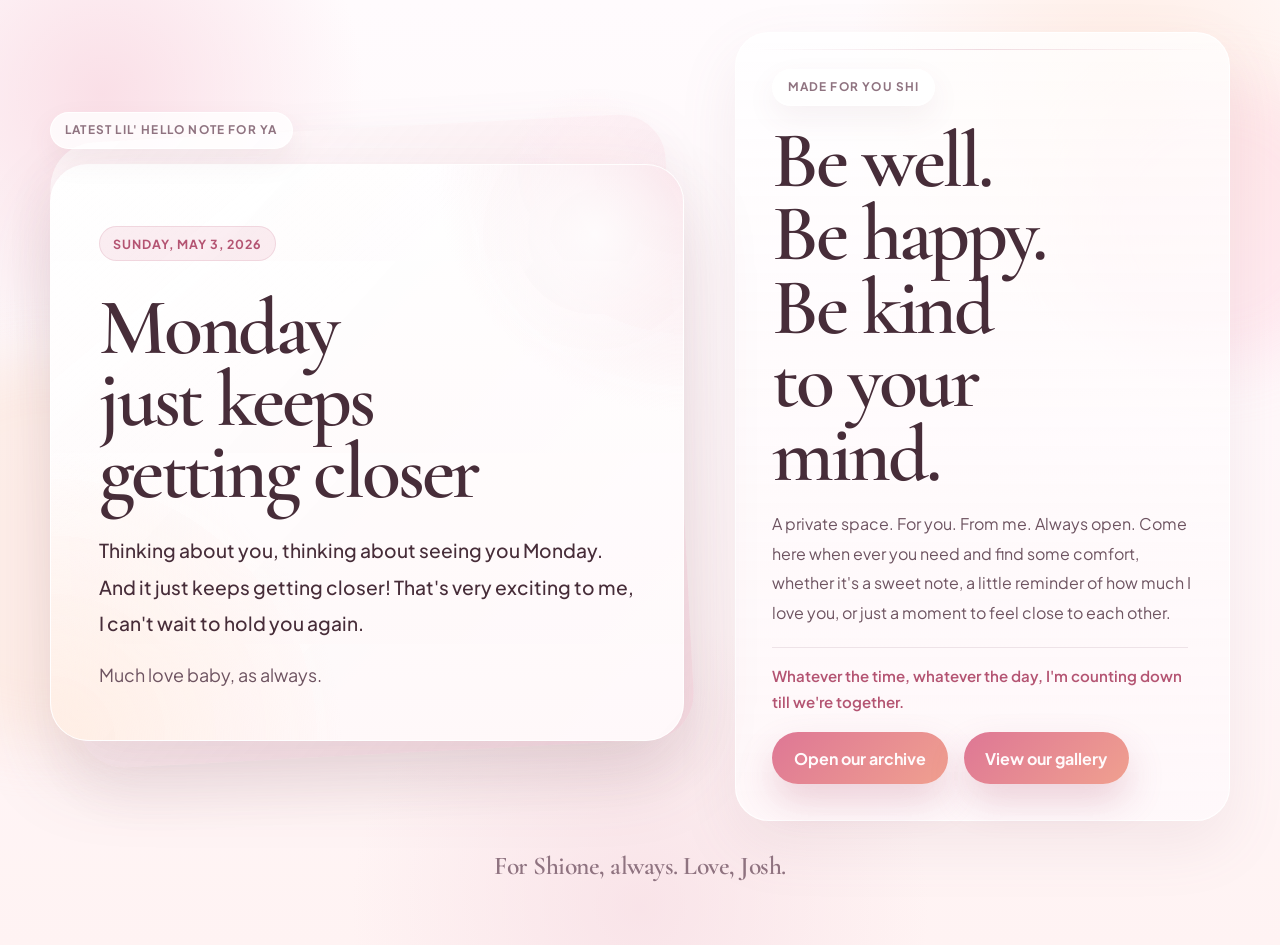
<file: index.html>
<!DOCTYPE html>
<html lang="en">
  <head>
    <meta charset="UTF-8" />
    <meta name="viewport" content="width=device-width, initial-scale=1.0" />
    <title>Josh + Shione</title>
    <meta
      name="description"
      content="A private little archive where Josh leaves Shione sweet morning notes to open whenever she wakes up."
    />
    <meta name="theme-color" content="#fff1f4" />
    <link rel="icon" href="./favicon.svg" type="image/svg+xml" />
    <link rel="preconnect" href="https://fonts.googleapis.com" />
    <link rel="preconnect" href="https://fonts.gstatic.com" crossorigin />
    <link
      href="https://fonts.googleapis.com/css2?family=Cormorant+Garamond:wght@500;600;700&family=Plus+Jakarta+Sans:wght@400;500;600;700&display=swap"
      rel="stylesheet"
    />
    <link rel="stylesheet" href="./styles.css" />
  </head>
  <body>
    <div class="page-shell">
      <header class="hero">
        <div class="featured-shell">
          <p class="kicker">Latest lil' hello note for ya</p>
          <article class="featured-note" id="latest-note">
            <p class="loading-state">Loading your messages...</p>
          </article>
        </div>

        <div class="hero-intro">
          <p class="eyebrow">Made for you Shi</p>
          <h1>Be well. Be happy. Be kind to your mind.</h1>
          <p class="hero-copy">
            A private space. For you. From me. Always open. Come here when ever you need and find some comfort, whether
            it's a sweet note, a little reminder of how much I love you, or just a moment to feel close to each other.
          </p>
          <p class="hero-personal-line">
            Whatever the time, whatever the day, I'm counting down till we're together.
          </p>
          <div class="hero-links">
            <a class="hero-link" href="./archive.html">Open our archive</a>
            <a class="hero-link" href="./gallery.html">View our gallery</a>
          </div>
        </div>
      </header>

      <footer class="site-footer">
        <p class="site-footer-copy">For Shione, always. Love, Josh.</p>
      </footer>
    </div>

    <script src="./data/photos.js"></script>
    <script src="./data/messages.js"></script>
    <script src="./app.js"></script>
  </body>
</html>
</file>
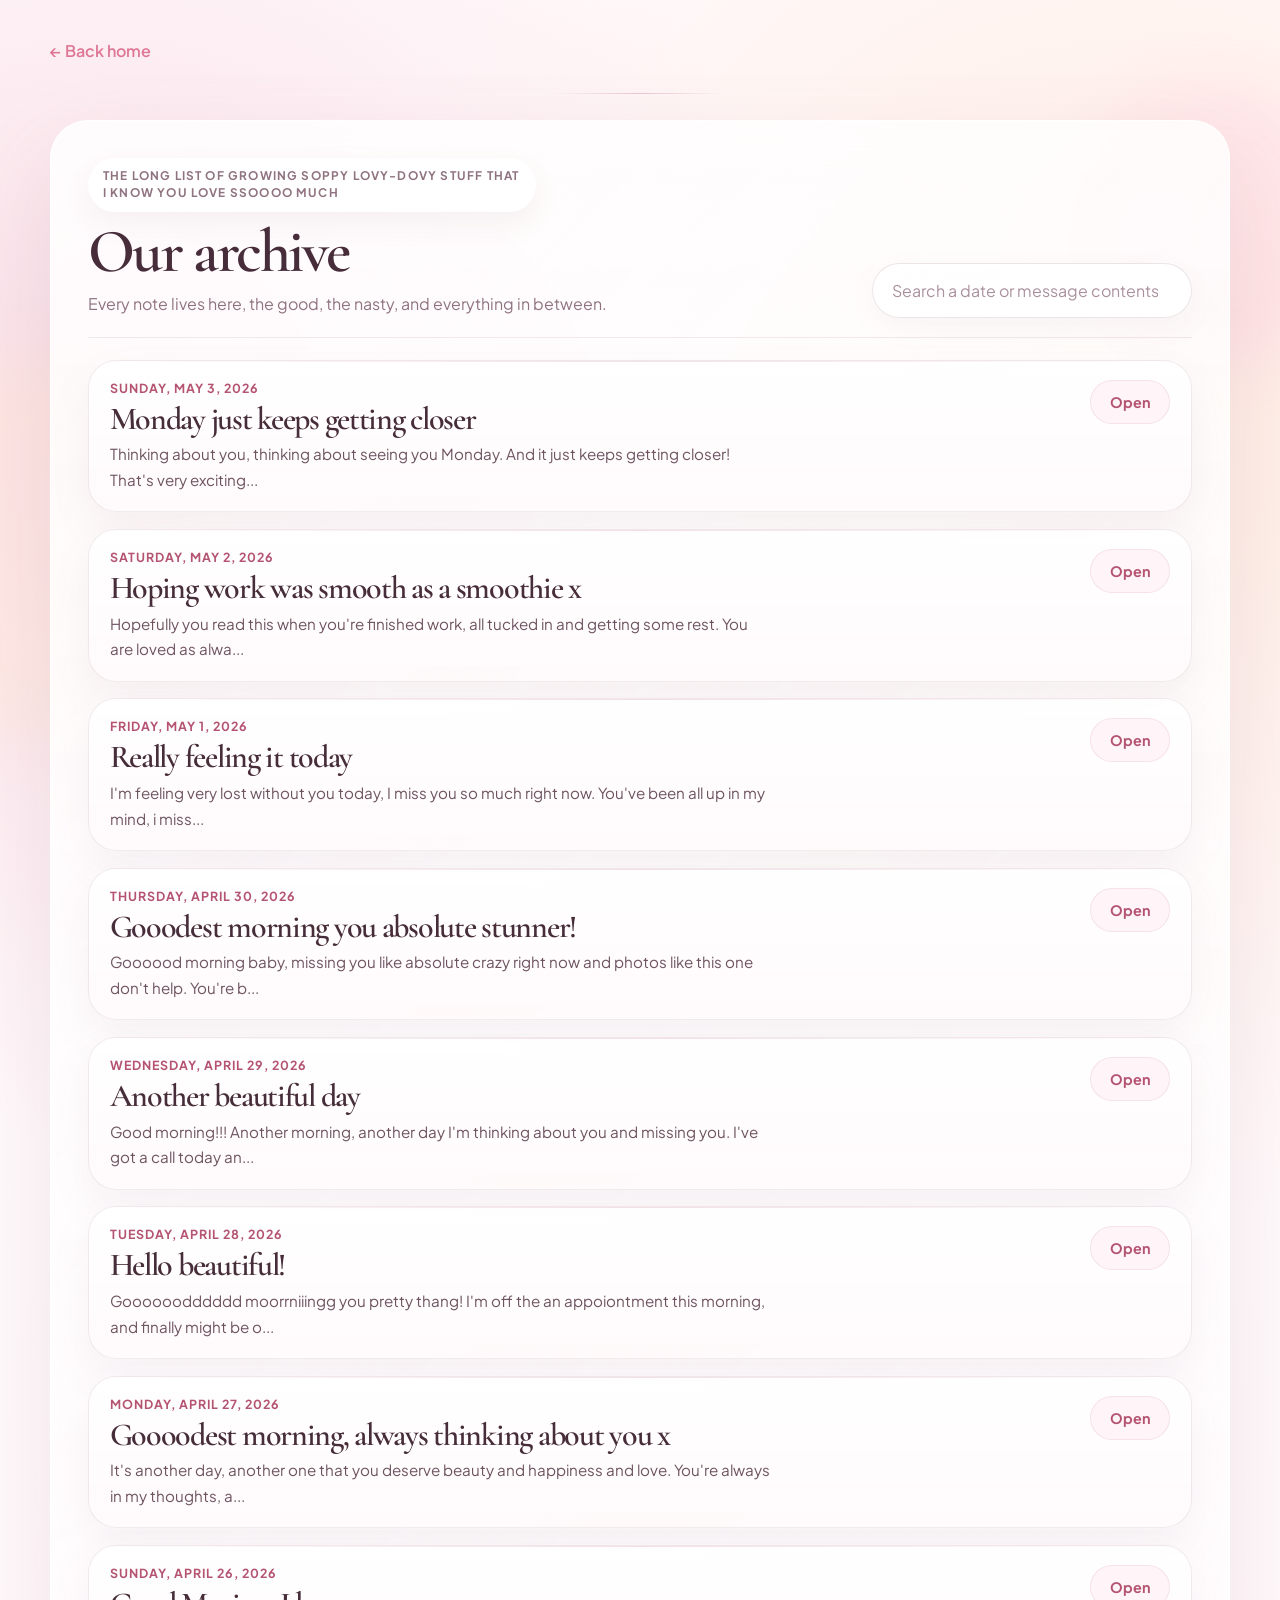
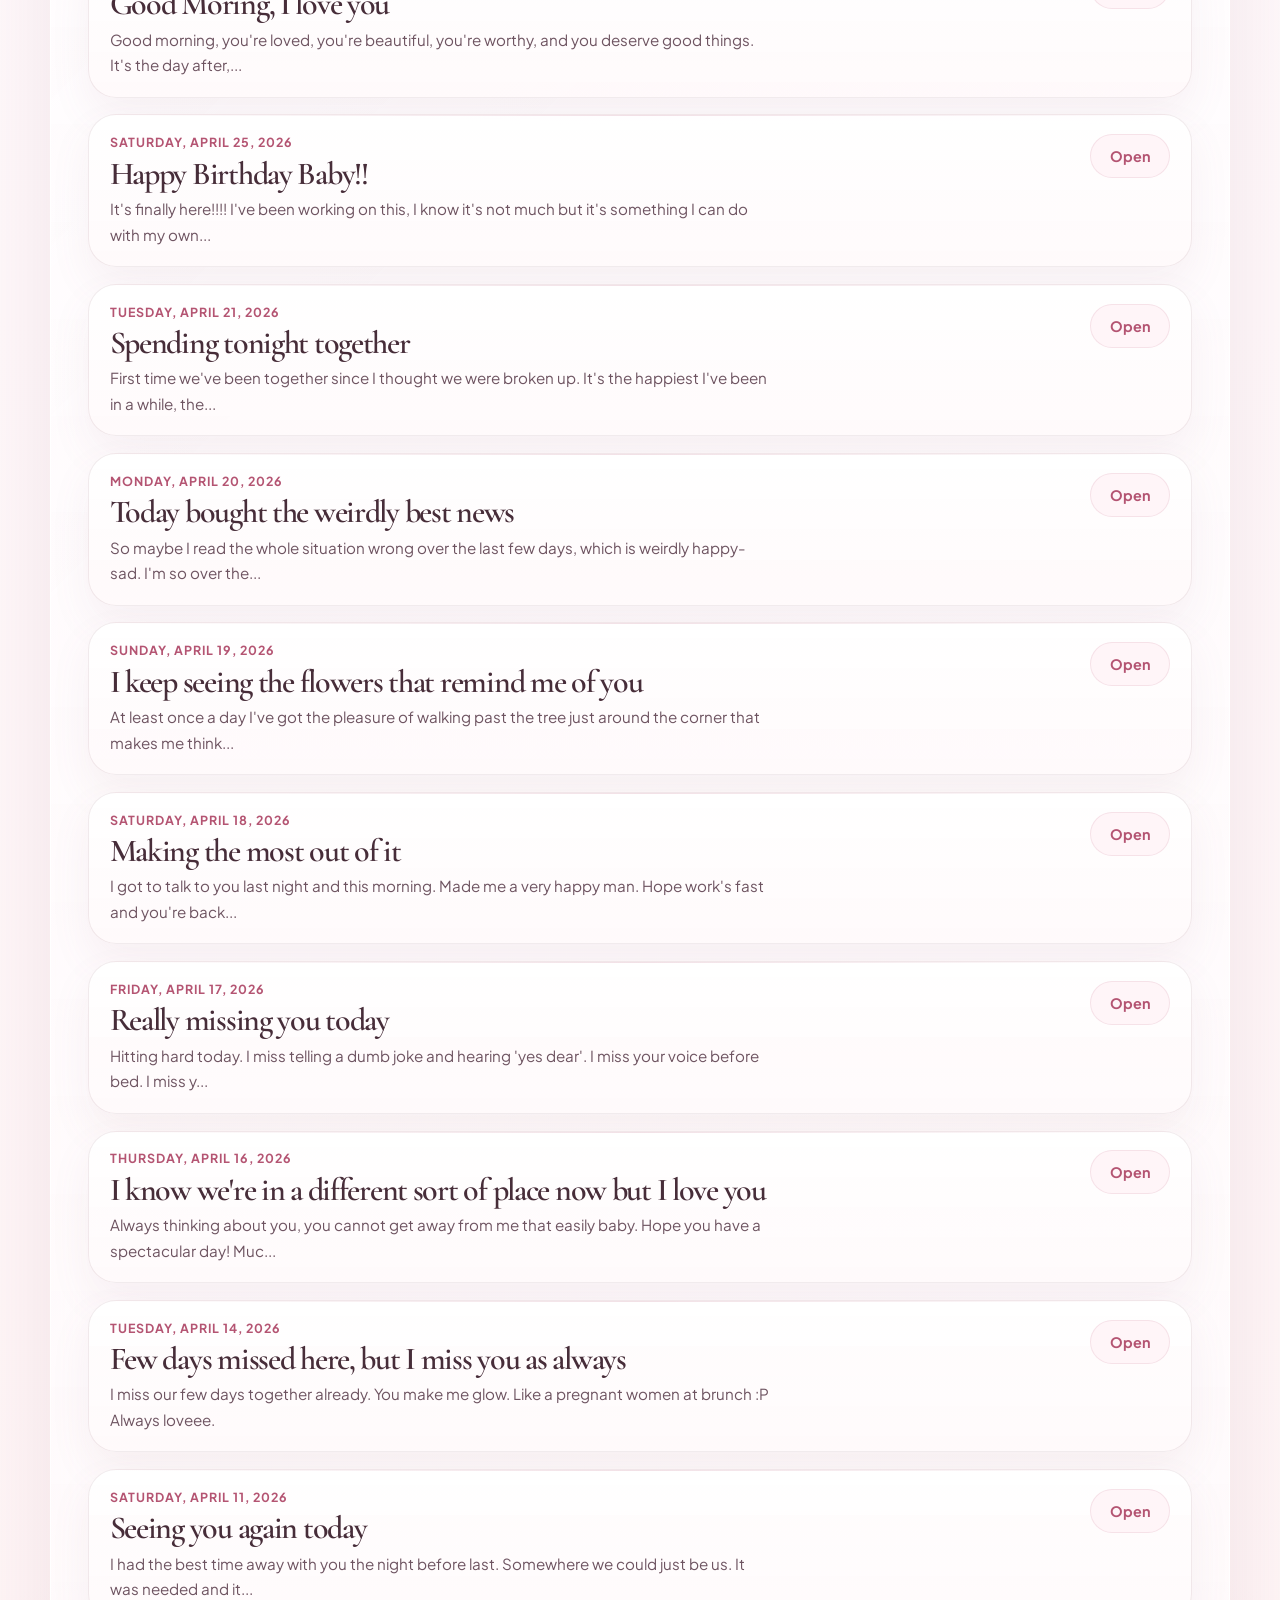
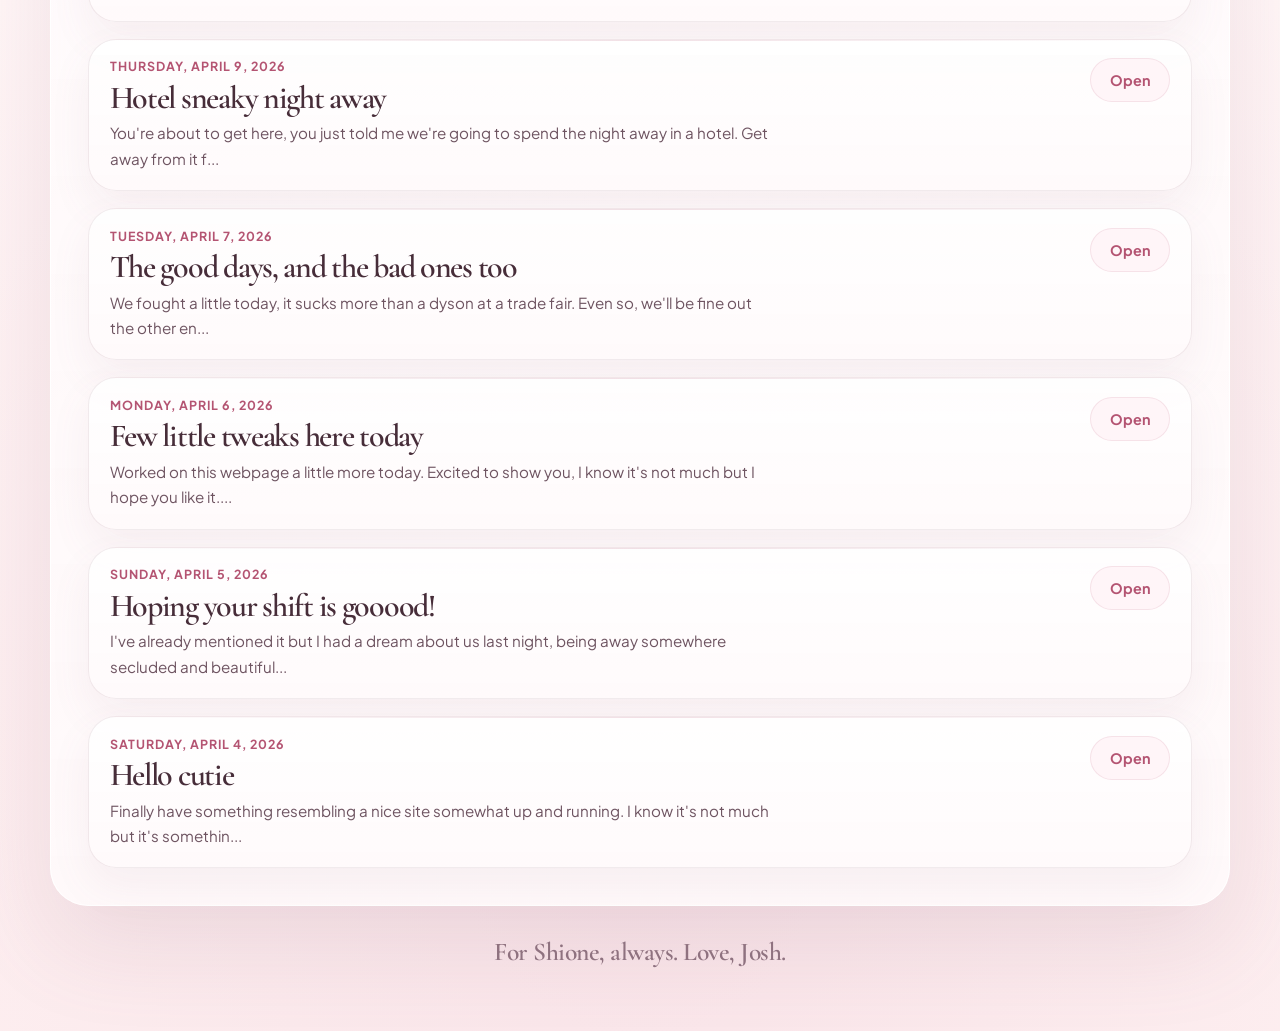
<file: archive.html>
<!DOCTYPE html>
<html lang="en">
  <head>
    <meta charset="UTF-8" />
    <meta name="viewport" content="width=device-width, initial-scale=1.0" />
    <title>Our Archive • Josh + Shione</title>
    <meta
      name="description"
      content="A private archive of sweet morning notes from Josh to Shione."
    />
    <meta name="theme-color" content="#fff1f4" />
    <link rel="icon" href="./favicon.svg" type="image/svg+xml" />
    <link rel="preconnect" href="https://fonts.googleapis.com" />
    <link rel="preconnect" href="https://fonts.gstatic.com" crossorigin />
    <link
      href="https://fonts.googleapis.com/css2?family=Cormorant+Garamond:wght@500;600;700&family=Plus+Jakarta+Sans:wght@400;500;600;700&display=swap"
      rel="stylesheet"
    />
    <link rel="stylesheet" href="./styles.css" />
  </head>
  <body>
    <div class="page-shell">
      <header class="page-header">
        <div class="page-nav">
          <a class="back-link" href="./index.html">← Back home</a>
        </div>
      </header>

      <main class="main-layout">
        <section class="archive-panel" id="archive" aria-labelledby="archive-heading">
          <div class="section-heading">
            <div>
              <p class="eyebrow">The long list of growing soppy lovy-dovy stuff that I know you love ssoooo much </p>
              <h2 id="archive-heading">Our archive</h2>
              <p class="section-copy">
                Every note lives here, the good, the nasty, and everything in between.
              </p>
            </div>

            <label class="search-field" for="search-input">
              <span class="visually-hidden">Search notes</span>
              <input
                id="search-input"
                type="search"
                placeholder="Search a date or message contents"
                autocomplete="off"
              />
            </label>
          </div>

          <div class="archive-list" id="archive-list"></div>
          <p class="empty-state" id="empty-state" hidden>
            No notes match that search yet.
          </p>
        </section>
      </main>

      <footer class="site-footer">
        <p class="site-footer-copy">For Shione, always. Love, Josh.</p>
      </footer>
    </div>

    <template id="archive-item-template">
      <details class="archive-item">
        <summary class="archive-summary">
          <div class="archive-summary-copy">
            <p class="archive-date"></p>
            <h3 class="archive-title"></h3>
            <p class="archive-preview"></p>
          </div>
          <span class="archive-action">Open</span>
        </summary>
        <div class="archive-body"></div>
      </details>
    </template>

    <script src="./data/photos.js"></script>
    <script src="./data/messages.js"></script>
    <script src="./archive.js"></script>
  </body>
</html>
</file>
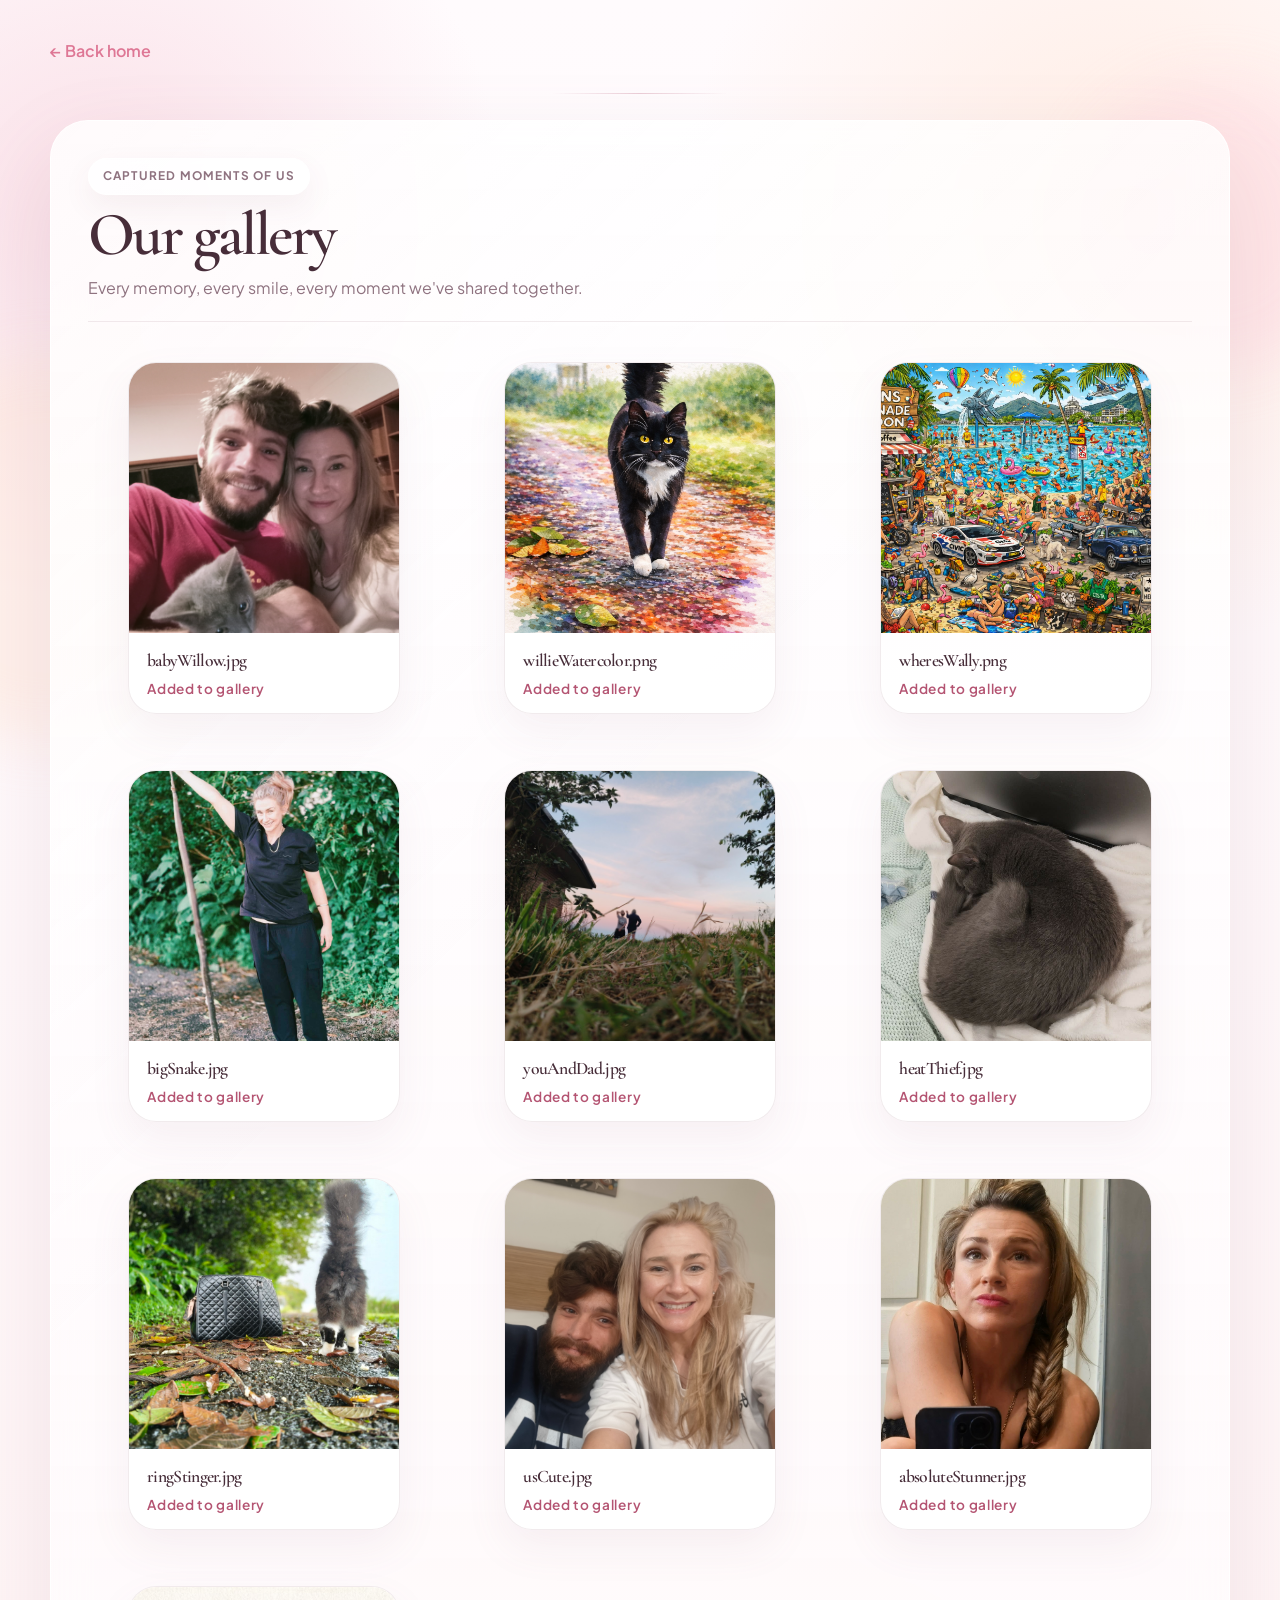
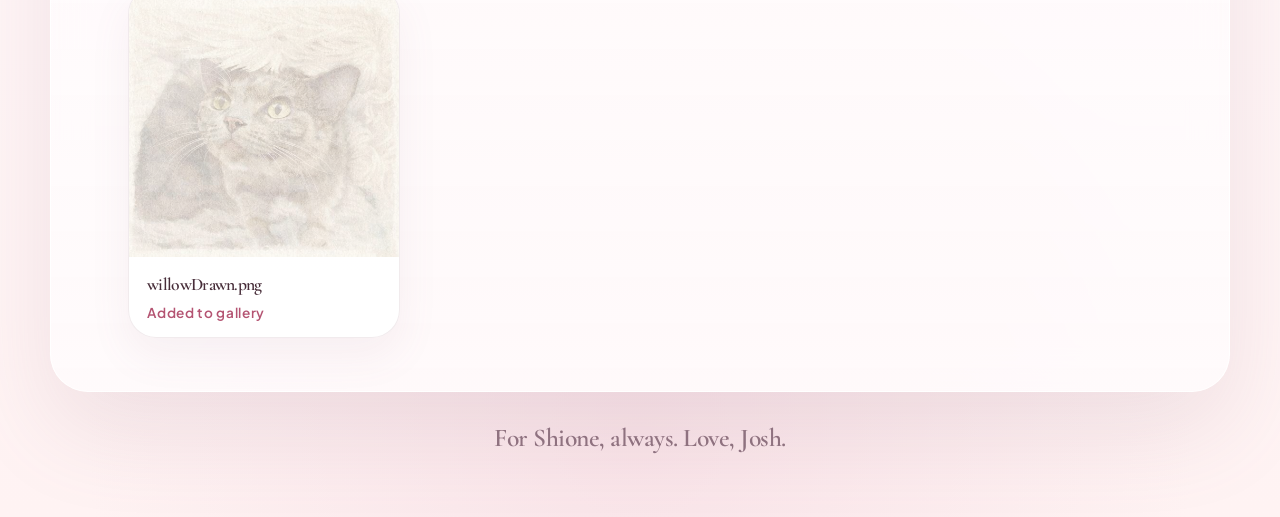
<file: gallery.html>
<!DOCTYPE html>
<html lang="en">
  <head>
    <meta charset="UTF-8" />
    <meta name="viewport" content="width=device-width, initial-scale=1.0" />
    <title>Our Gallery • Josh + Shione</title>
    <meta
      name="description"
      content="A private gallery of photos shared between Josh and Shione."
    />
    <meta name="theme-color" content="#fff1f4" />
    <link rel="icon" href="./favicon.svg" type="image/svg+xml" />
    <link rel="preconnect" href="https://fonts.googleapis.com" />
    <link rel="preconnect" href="https://fonts.gstatic.com" crossorigin />
    <link
      href="https://fonts.googleapis.com/css2?family=Cormorant+Garamond:wght@500;600;700&family=Plus+Jakarta+Sans:wght@400;500;600;700&display=swap"
      rel="stylesheet"
    />
    <link rel="stylesheet" href="./styles.css" />
  </head>
  <body>
    <div class="page-shell">
      <header class="page-header">
        <div class="page-nav">
          <a class="back-link" href="./index.html">← Back home</a>
        </div>
      </header>

      <main class="main-layout">
        <section class="gallery-panel" id="gallery" aria-labelledby="gallery-heading">
          <div class="section-heading">
            <div>
              <p class="eyebrow">Captured moments of us</p>
              <h2 id="gallery-heading">Our gallery</h2>
              <p class="section-copy">
                Every memory, every smile, every moment we've shared together.
              </p>
            </div>
          </div>

          <div class="gallery-grid" id="gallery-grid"></div>
          <p class="empty-state" id="gallery-empty-state" hidden>
            Our gallery is empty for now. Add photos to the manifest to get started.
          </p>
        </section>
      </main>

      <footer class="site-footer">
        <p class="site-footer-copy">For Shione, always. Love, Josh.</p>
      </footer>
    </div>

    <template id="gallery-item-template">
      <figure class="gallery-item">
        <img class="gallery-image" alt="" />
        <figcaption class="gallery-caption">
          <h3 class="gallery-title"></h3>
          <p class="gallery-date"></p>
        </figcaption>
      </figure>
    </template>

    <script src="./data/photos.js"></script>
    <script src="./data/messages.js"></script>
    <script src="./gallery.js"></script>
  </body>
</html>
</file>
<file: styles.css>
:root {
  --bg: #fff9fc;
  --paper: rgba(255, 255, 255, 0.88);
  --paper-strong: rgba(255, 252, 253, 0.97);
  --surface: rgba(255, 245, 248, 0.82);
  --surface-strong: rgba(255, 249, 250, 0.95);
  --ink: #472d39;
  --ink-soft: #6e5461;
  --ink-faint: #8f7380;
  --accent: #de7795;
  --accent-deep: #b45472;
  --accent-warm: #f0a08f;
  --accent-soft: rgba(222, 119, 149, 0.12);
  --line: rgba(136, 93, 109, 0.14);
  --line-strong: rgba(136, 93, 109, 0.22);
  --shadow: 0 38px 92px rgba(152, 108, 124, 0.14);
  --shadow-soft: 0 24px 60px rgba(152, 108, 124, 0.1);
  --shadow-card: 0 18px 40px rgba(152, 108, 124, 0.08);
  --radius-xl: 38px;
  --radius-lg: 28px;
  --radius-md: 20px;
  --content-width: 1180px;
}

* {
  box-sizing: border-box;
}

html {
  scroll-behavior: smooth;
}

body {
  margin: 0;
  min-height: 100vh;
  font-family: "Plus Jakarta Sans", sans-serif;
  color: var(--ink);
  background:
    radial-gradient(circle at 8% 10%, rgba(250, 222, 230, 0.96), transparent 18%),
    radial-gradient(circle at 88% 10%, rgba(255, 232, 220, 0.8), transparent 20%),
    radial-gradient(circle at 50% 96%, rgba(246, 220, 227, 0.68), transparent 26%),
    linear-gradient(180deg, #fffbfd 0%, #fff8fa 45%, #fff3f3 100%);
  overflow-x: hidden;
  position: relative;
}

body::before,
body::after {
  content: "";
  position: fixed;
  z-index: -1;
  border-radius: 999px;
  filter: blur(28px);
  opacity: 0.75;
}

body::before {
  width: 18rem;
  height: 18rem;
  top: 5rem;
  right: -5rem;
  background: rgba(255, 214, 227, 0.56);
  animation: drift 14s ease-in-out infinite;
}

body::after {
  width: 24rem;
  height: 24rem;
  left: -9rem;
  bottom: 10rem;
  background: rgba(255, 231, 219, 0.68);
  animation: drift 18s ease-in-out infinite reverse;
}

.page-shell {
  position: relative;
  width: min(calc(100% - 1.5rem), var(--content-width));
  margin: 0 auto;
  padding: clamp(1rem, 2.5vw, 2rem) 0 4rem;
}

.hero,
.archive-panel,
.gallery-panel {
  opacity: 0;
  transform: translateY(20px);
  animation: rise 800ms ease forwards;
}

.archive-panel {
  animation-delay: 140ms;
}

.gallery-panel {
  animation-delay: 140ms;
}

.page-header {
  margin-bottom: 2rem;
  padding-top: 0.5rem;
}

.page-nav {
  display: flex;
  align-items: center;
  gap: 1rem;
}

.back-link {
  display: inline-flex;
  align-items: center;
  gap: 0.5rem;
  color: var(--accent);
  text-decoration: none;
  font-weight: 600;
  transition: color 180ms ease;
}

.back-link:hover,
.back-link:focus-visible {
  color: var(--accent-deep);
}

.hero {
  display: grid;
  grid-template-columns: minmax(0, 1.18fr) minmax(19rem, 0.92fr);
  gap: clamp(1.75rem, 4vw, 4.5rem);
  align-items: center;
  min-height: clamp(36rem, 92vh, 48rem);
}

.featured-shell {
  position: relative;
  align-self: center;
}

.featured-shell::before {
  content: "";
  position: absolute;
  inset: 1rem 0.3rem -0.85rem 0.85rem;
  border-radius: calc(var(--radius-xl) + 8px);
  background: linear-gradient(
    135deg,
    rgba(255, 255, 255, 0.6),
    rgba(248, 220, 228, 0.9)
  );
  box-shadow: var(--shadow-soft);
  transform: rotate(-3deg);
}

.featured-shell::after {
  content: "";
  position: absolute;
  width: 10rem;
  height: 10rem;
  top: -1.5rem;
  right: 1rem;
  border-radius: 50%;
  background: radial-gradient(circle, rgba(255, 239, 243, 0.9), transparent 70%);
  opacity: 0.9;
}

.eyebrow,
.kicker {
  display: inline-flex;
  align-items: center;
  gap: 0.55rem;
  width: fit-content;
  max-width: min(100%, 28rem);
  margin: 0;
  padding: 0.58rem 0.88rem;
  border-radius: 999px;
  border: 1px solid rgba(255, 255, 255, 0.95);
  background: rgba(255, 255, 255, 0.78);
  box-shadow: 0 12px 30px rgba(125, 75, 90, 0.07);
  color: var(--ink-faint);
  font-size: 0.74rem;
  font-weight: 700;
  letter-spacing: 0.1em;
  line-height: 1.4;
  white-space: normal;
  text-transform: uppercase;
}

.kicker {
  margin-bottom: 0.95rem;
  position: relative;
  z-index: 2;
}

h1,
h2,
h3 {
  margin: 0;
  font-family: "Cormorant Garamond", serif;
  font-weight: 600;
  letter-spacing: -0.04em;
  text-wrap: balance;
}

h1 {
  font-size: clamp(3rem, 6.25vw, 5rem);
  line-height: 0.92;
  max-width: 7.3ch;
}

.hero-intro {
  position: relative;
  display: grid;
  gap: 1.1rem;
  align-content: center;
  align-self: center;
  padding: clamp(1.45rem, 3vw, 2.25rem);
  border-radius: calc(var(--radius-xl) - 4px);
  border: 1px solid rgba(255, 255, 255, 0.92);
  background:
    linear-gradient(180deg, rgba(255, 255, 255, 0.76), rgba(255, 248, 250, 0.92));
  box-shadow: var(--shadow-soft);
  backdrop-filter: blur(18px);
}

.hero-intro::before {
  content: "";
  position: absolute;
  left: 1.2rem;
  right: 1.2rem;
  top: 1rem;
  height: 1px;
  background: linear-gradient(90deg, transparent, rgba(180, 84, 114, 0.2), transparent);
}

.hero-copy {
  margin: 0;
  max-width: 29rem;
  color: var(--ink-soft);
  font-size: 1rem;
  line-height: 1.85;
}

.hero-personal-line {
  margin: 0.1rem 0 0;
  padding-top: 0.95rem;
  max-width: 26rem;
  border-top: 1px solid rgba(136, 93, 109, 0.14);
  color: var(--accent-deep);
  font-size: 0.94rem;
  font-weight: 600;
  line-height: 1.72;
}

.hero-link {
  display: inline-flex;
  align-items: center;
  justify-content: center;
  width: fit-content;
  min-height: 3.2rem;
  padding: 0.95rem 1.35rem;
  border-radius: 999px;
  background: linear-gradient(135deg, var(--accent), var(--accent-warm));
  color: #fffafb;
  text-decoration: none;
  font-weight: 700;
  box-shadow: 0 18px 36px rgba(180, 84, 114, 0.24);
  transition:
    transform 180ms ease,
    box-shadow 180ms ease,
    filter 180ms ease;
}

.hero-link:hover,
.hero-link:focus-visible {
  transform: translateY(-2px);
  box-shadow: 0 22px 42px rgba(180, 84, 114, 0.3);
  filter: saturate(1.05);
}

.featured-note {
  position: relative;
  z-index: 1;
  min-height: clamp(22rem, 36vw, 26rem);
  padding: clamp(1.8rem, 4vw, 3rem);
  border-radius: var(--radius-xl);
  border: 1px solid rgba(255, 255, 255, 0.96);
  background:
    radial-gradient(circle at top right, rgba(247, 216, 225, 0.78), transparent 29%),
    radial-gradient(circle at bottom left, rgba(255, 233, 219, 0.72), transparent 34%),
    linear-gradient(180deg, rgba(255, 255, 255, 0.98), rgba(255, 249, 250, 0.97));
  box-shadow: 0 34px 78px rgba(125, 75, 90, 0.16);
  overflow: hidden;
}

.featured-note::after {
  content: "";
  position: absolute;
  inset: 0;
  background:
    linear-gradient(140deg, rgba(255, 255, 255, 0.2), transparent 34%),
    radial-gradient(circle at 86% 12%, rgba(255, 255, 255, 0.75), transparent 18%);
  pointer-events: none;
}

.note-date,
.note-title,
.note-body {
  position: relative;
  z-index: 1;
}

.note-date {
  display: inline-flex;
  align-items: center;
  gap: 0.45rem;
  padding: 0.55rem 0.8rem;
  border-radius: 999px;
  background: var(--accent-soft);
  border: 1px solid rgba(180, 84, 114, 0.15);
  color: var(--accent-deep);
  font-size: 0.78rem;
  font-weight: 700;
  letter-spacing: 0.08em;
  text-transform: uppercase;
}

.note-title {
  margin-top: 1.15rem;
  max-width: 10ch;
  color: var(--ink);
  font-size: clamp(3rem, 6.6vw, 5rem);
  line-height: 0.9;
}

.note-body,
.archive-body {
  display: grid;
  gap: 1rem;
}

.note-body {
  margin-top: 1.5rem;
  max-width: 44ch;
  color: var(--ink-soft);
  font-size: clamp(1.02rem, 1.45vw, 1.12rem);
  line-height: 1.9;
}

.note-body p:first-child {
  color: var(--ink);
  font-size: clamp(1.08rem, 1.75vw, 1.2rem);
  font-weight: 500;
}

.note-body p,
.archive-body p {
  margin: 0;
}

.main-layout {
  position: relative;
  margin-top: 1.9rem;
}

.main-layout::before {
  content: "";
  display: block;
  width: min(100%, 11rem);
  height: 1px;
  margin: 0 auto 1.65rem;
  background: linear-gradient(90deg, transparent, rgba(180, 84, 114, 0.28), transparent);
}

.site-footer {
  display: flex;
  justify-content: center;
  padding-top: 1.85rem;
}

.site-footer-copy {
  margin: 0;
  color: var(--ink-faint);
  font-family: "Cormorant Garamond", serif;
  font-size: clamp(1.35rem, 2vw, 1.78rem);
  font-weight: 600;
  letter-spacing: -0.02em;
}

.archive-panel {
  position: relative;
  padding: clamp(1.4rem, 3vw, 2.3rem);
  border-radius: var(--radius-xl);
  border: 1px solid rgba(255, 255, 255, 0.95);
  background: linear-gradient(180deg, rgba(255, 255, 255, 0.78), rgba(255, 250, 251, 0.94));
  box-shadow: var(--shadow);
  backdrop-filter: blur(18px);
}

.archive-panel::before {
  content: "";
  position: absolute;
  inset: 0;
  border-radius: inherit;
  background: linear-gradient(135deg, rgba(255, 255, 255, 0.32), transparent 42%);
  pointer-events: none;
}

.section-heading {
  position: relative;
  z-index: 1;
  display: flex;
  align-items: end;
  justify-content: space-between;
  gap: 1.25rem;
  margin-bottom: 1.35rem;
  padding-bottom: 1.2rem;
  border-bottom: 1px solid rgba(136, 93, 109, 0.12);
}

.section-heading h2 {
  margin-top: 0.7rem;
  color: var(--ink);
  font-size: clamp(2.65rem, 4.8vw, 3.95rem);
  line-height: 0.94;
}

.section-copy {
  margin: 0.6rem 0 0;
  max-width: 34rem;
  color: var(--ink-faint);
  line-height: 1.72;
}

.search-field {
  min-width: min(100%, 20rem);
}

.search-field input {
  width: 100%;
  padding: 1rem 1.15rem;
  border-radius: 999px;
  border: 1px solid rgba(136, 93, 109, 0.16);
  background: rgba(255, 255, 255, 0.96);
  box-shadow:
    inset 0 1px 0 rgba(255, 255, 255, 0.88),
    0 10px 28px rgba(152, 108, 124, 0.06);
  color: var(--ink);
  font: inherit;
  transition:
    border-color 180ms ease,
    box-shadow 180ms ease,
    transform 180ms ease;
}

.search-field input:focus {
  outline: none;
  border-color: rgba(180, 84, 114, 0.28);
  box-shadow:
    0 0 0 5px rgba(222, 119, 149, 0.12),
    0 14px 32px rgba(152, 108, 124, 0.08);
  transform: translateY(-1px);
}

.search-field input::placeholder {
  color: #aa919d;
}

.archive-list {
  position: relative;
  z-index: 1;
  display: grid;
  gap: 1.05rem;
}

.archive-item {
  position: relative;
  overflow: hidden;
  border-radius: var(--radius-lg);
  border: 1px solid rgba(136, 93, 109, 0.12);
  background: linear-gradient(180deg, rgba(255, 255, 255, 0.96), rgba(255, 250, 251, 0.98));
  box-shadow: var(--shadow-card);
  transition:
    transform 180ms ease,
    box-shadow 180ms ease,
    border-color 180ms ease;
}

.archive-item::before {
  content: "";
  position: absolute;
  top: 0;
  left: 1.15rem;
  right: 1.15rem;
  height: 1px;
  background: linear-gradient(90deg, transparent, rgba(180, 84, 114, 0.18), transparent);
}

.archive-item:hover {
  transform: translateY(-3px);
  border-color: rgba(180, 84, 114, 0.18);
  box-shadow: 0 22px 46px rgba(152, 108, 124, 0.1);
}

.archive-item[open] {
  border-color: rgba(180, 84, 114, 0.2);
  box-shadow: 0 24px 50px rgba(152, 108, 124, 0.11);
}

.archive-summary {
  list-style: none;
  cursor: pointer;
  display: grid;
  grid-template-columns: 1fr auto;
  gap: 1.15rem;
  align-items: start;
  padding: 1.18rem 1.3rem;
}

.archive-summary::-webkit-details-marker {
  display: none;
}

.archive-summary-copy {
  display: grid;
  gap: 0.45rem;
}

.archive-date {
  margin: 0;
  color: var(--accent-deep);
  font-size: 0.78rem;
  font-weight: 700;
  letter-spacing: 0.08em;
  text-transform: uppercase;
}

.archive-title {
  color: var(--ink);
  font-size: clamp(1.7rem, 2.5vw, 2rem);
  line-height: 0.98;
}

.archive-preview {
  margin: 0;
  max-width: 60ch;
  color: var(--ink-soft);
  display: -webkit-box;
  overflow: hidden;
  font-size: 0.95rem;
  line-height: 1.68;
  -webkit-box-orient: vertical;
  -webkit-line-clamp: 2;
}

.archive-action {
  display: inline-flex;
  align-items: center;
  justify-content: center;
  min-width: 5rem;
  min-height: 2.75rem;
  padding: 0.7rem 0.95rem;
  border-radius: 999px;
  border: 1px solid rgba(180, 84, 114, 0.12);
  background: rgba(255, 245, 248, 0.96);
  color: var(--accent-deep);
  font-size: 0.9rem;
  font-weight: 700;
}

.archive-body {
  padding: 1.15rem 1.3rem 1.35rem;
  margin-top: 0;
  color: var(--ink-soft);
  font-size: 1rem;
  line-height: 1.82;
  border-top: 1px solid rgba(136, 93, 109, 0.08);
  background: linear-gradient(180deg, rgba(255, 247, 249, 0.86), rgba(255, 252, 252, 0.95));
}

.hero-links {
  display: flex;
  gap: 1rem;
  flex-wrap: wrap;
}

.gallery-panel {
  position: relative;
  padding: clamp(1.4rem, 3vw, 2.3rem);
  border-radius: var(--radius-xl);
  border: 1px solid rgba(255, 255, 255, 0.95);
  background: linear-gradient(180deg, rgba(255, 255, 255, 0.78), rgba(255, 250, 251, 0.94));
  box-shadow: var(--shadow);
  backdrop-filter: blur(18px);
  animation: rise 800ms ease forwards;
  animation-delay: 280ms;
  opacity: 0;
  transform: translateY(20px);
}

.gallery-panel::before {
  content: "";
  position: absolute;
  inset: 0;
  border-radius: inherit;
  background: linear-gradient(135deg, rgba(255, 255, 255, 0.32), transparent 42%);
  pointer-events: none;
}

.gallery-grid {
  position: relative;
  z-index: 1;
  display: grid;
  grid-template-columns: repeat(auto-fill, minmax(22rem, 1fr));
  gap: 1.5rem;
  margin-top: 1.5rem;
}

.gallery-item {
  position: relative;
  overflow: hidden;
  border-radius: var(--radius-lg);
  border: 1px solid rgba(136, 93, 109, 0.12);
  background: rgba(255, 255, 255, 0.96);
  box-shadow: var(--shadow-card);
  transition:
    transform 180ms ease,
    box-shadow 180ms ease,
    border-color 180ms ease;
}

.gallery-item:hover {
  transform: translateY(-4px);
  border-color: rgba(180, 84, 114, 0.18);
  box-shadow: 0 24px 50px rgba(152, 108, 124, 0.12);
}

.gallery-image {
  display: block;
  width: 100%;
  height: auto;
  aspect-ratio: 1;
  object-fit: cover;
  background: linear-gradient(135deg, rgba(222, 119, 149, 0.12), rgba(240, 160, 143, 0.08));
}

.gallery-caption {
  margin: 0;
  padding: 1rem 1.15rem;
  display: grid;
  gap: 0.4rem;
}

.gallery-title {
  margin: 0;
  color: var(--ink);
  font-size: 1.1rem;
  font-weight: 600;
  line-height: 1.4;
}

.gallery-date {
  margin: 0;
  color: var(--accent-deep);
  font-size: 0.85rem;
  font-weight: 600;
  letter-spacing: 0.05em;
}

.note-image,
.archive-item-image {
  width: 100%;
  height: auto;
  border-radius: var(--radius-md);
  margin: 1rem 0;
  box-shadow: 0 12px 32px rgba(152, 108, 124, 0.08);
}

.note-image {
  margin-top: 1.5rem;
  margin-bottom: 1.5rem;
}

.loading-state,
.empty-state {
  margin: 0;
  color: var(--ink-faint);
  line-height: 1.8;
}

.visually-hidden {
  position: absolute;
  width: 1px;
  height: 1px;
  padding: 0;
  margin: -1px;
  overflow: hidden;
  clip: rect(0, 0, 0, 0);
  white-space: nowrap;
  border: 0;
}

@keyframes rise {
  to {
    opacity: 1;
    transform: translateY(0);
  }
}

@keyframes drift {
  0%,
  100% {
    transform: translate3d(0, 0, 0) scale(1);
  }

  50% {
    transform: translate3d(-14px, 18px, 0) scale(1.05);
  }
}

@media (max-width: 900px) {
  .hero {
    grid-template-columns: 1fr;
    min-height: auto;
    gap: 1.35rem;
  }

  .featured-note {
    min-height: 0;
    padding: clamp(1.45rem, 4vw, 2rem);
  }

  .hero-intro {
    gap: 1rem;
    max-width: 40rem;
    padding: 1.35rem 1.3rem;
  }

  .section-heading {
    align-items: start;
    flex-direction: column;
  }

  .search-field {
    width: 100%;
    min-width: 100%;
  }

  .gallery-grid {
    grid-template-columns: repeat(auto-fill, minmax(18rem, 1fr));
  }

  .note-title {
    font-size: clamp(2.8rem, 9vw, 4.2rem);
    max-width: 9ch;
  }

  .note-body {
    max-width: none;
    font-size: 1rem;
    line-height: 1.82;
  }

  .section-heading h2 {
    font-size: clamp(2.45rem, 8vw, 3.45rem);
  }
}

@media (max-width: 640px) {
  .page-shell {
    width: min(calc(100% - 0.85rem), var(--content-width));
    padding-top: 0.55rem;
    padding-bottom: 3rem;
  }

  body::before {
    width: 11rem;
    height: 11rem;
    right: -3rem;
    top: 3rem;
  }

  body::after {
    width: 14rem;
    height: 14rem;
    left: -5rem;
    bottom: 6rem;
  }

  .hero {
    gap: 1rem;
  }

  .featured-shell::before {
    inset: 0.55rem 0 0 0.3rem;
    transform: rotate(-2deg);
  }

  .featured-shell::after {
    width: 6.5rem;
    height: 6.5rem;
    top: -0.5rem;
    right: 0.4rem;
  }

  .featured-note {
    padding: 1.2rem 1rem 1.25rem;
    border-radius: 30px;
    box-shadow: 0 28px 58px rgba(125, 75, 90, 0.14);
  }

  .eyebrow,
  .kicker {
    padding: 0.48rem 0.72rem;
    font-size: 0.64rem;
    letter-spacing: 0.08em;
    max-width: 100%;
  }

  h1 {
    font-size: clamp(2.55rem, 11vw, 3.8rem);
    max-width: none;
  }

  .hero-intro {
    padding: 1rem 0.95rem;
    border-radius: 28px;
  }

  .hero-intro::before {
    left: 0.95rem;
    right: 0.95rem;
    top: 0.82rem;
  }

  .hero-copy {
    font-size: 0.95rem;
    line-height: 1.76;
  }

  .hero-personal-line {
    padding-top: 0.72rem;
    font-size: 0.9rem;
    line-height: 1.62;
  }

  .hero-link {
    min-height: 3rem;
    padding: 0.85rem 1.1rem;
  }

  .hero-links {
    flex-direction: column;
  }

  .note-title {
    margin-top: 0.85rem;
    max-width: none;
    font-size: clamp(2.3rem, 12vw, 3.2rem);
  }

  .note-date {
    padding: 0.48rem 0.66rem;
    font-size: 0.66rem;
  }

  .note-body {
    margin-top: 1rem;
    gap: 0.85rem;
    font-size: 0.96rem;
    line-height: 1.72;
  }

  .note-body p:first-child {
    font-size: 1rem;
  }

  .main-layout {
    margin-top: 1.1rem;
  }

  .archive-panel {
    padding: 1rem 0.95rem;
    border-radius: 30px;
  }

  .section-heading {
    gap: 0.85rem;
    margin-bottom: 1rem;
    padding-bottom: 0.9rem;
  }

  .section-heading h2 {
    margin-top: 0.5rem;
    font-size: clamp(2.2rem, 11vw, 3.1rem);
  }

  .section-copy {
    margin-top: 0.45rem;
    font-size: 0.94rem;
    line-height: 1.72;
  }

  .search-field input {
    padding: 0.9rem 0.95rem;
    font-size: 0.95rem;
  }

  .archive-summary {
    grid-template-columns: 1fr;
    gap: 0.75rem;
    padding: 0.98rem 0.95rem 0.9rem;
  }

  .archive-action {
    min-width: 4.4rem;
    min-height: 2.35rem;
    padding: 0.55rem 0.8rem;
    justify-self: start;
  }

  .archive-title {
    font-size: clamp(1.45rem, 8vw, 1.85rem);
  }

  .archive-preview {
    font-size: 0.92rem;
    line-height: 1.58;
    -webkit-line-clamp: 3;
  }

  .archive-body {
    padding: 0.9rem 0.95rem 1rem;
    font-size: 0.94rem;
    line-height: 1.7;
  }

  .gallery-panel {
    padding: 1rem 0.95rem;
    border-radius: 30px;
  }

  .gallery-grid {
    grid-template-columns: repeat(auto-fill, minmax(15rem, 1fr));
    gap: 1rem;
    margin-top: 1.2rem;
  }

  .gallery-caption {
    padding: 0.9rem 0.95rem;
  }

  .gallery-title {
    font-size: 1rem;
  }

  .note-image,
  .archive-item-image {
    border-radius: 16px;
  }

  .site-footer {
    padding-top: 1.4rem;
  }

  .site-footer-copy {
    font-size: 1.26rem;
    text-align: center;
  }

  .page-header {
    margin-bottom: 1.5rem;
  }

  .back-link {
    font-size: 0.95rem;
  }
}
</file>
